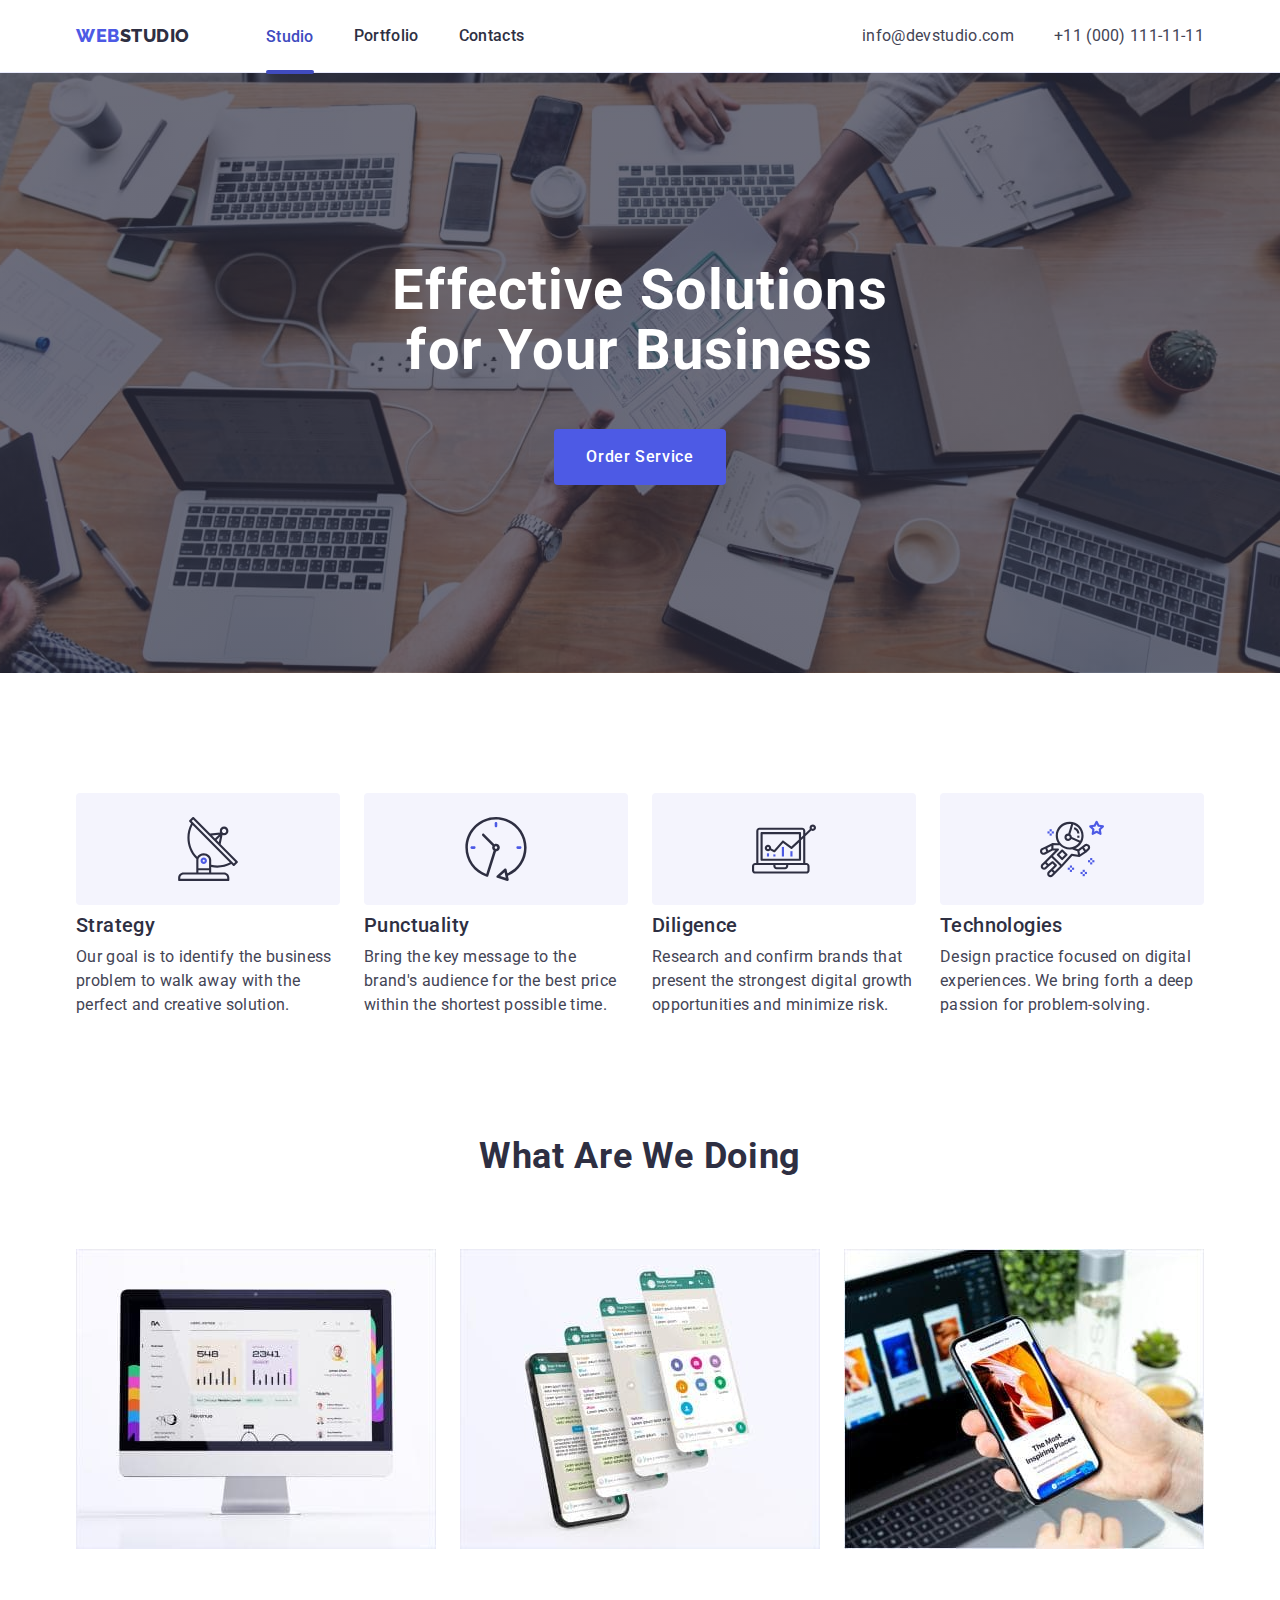
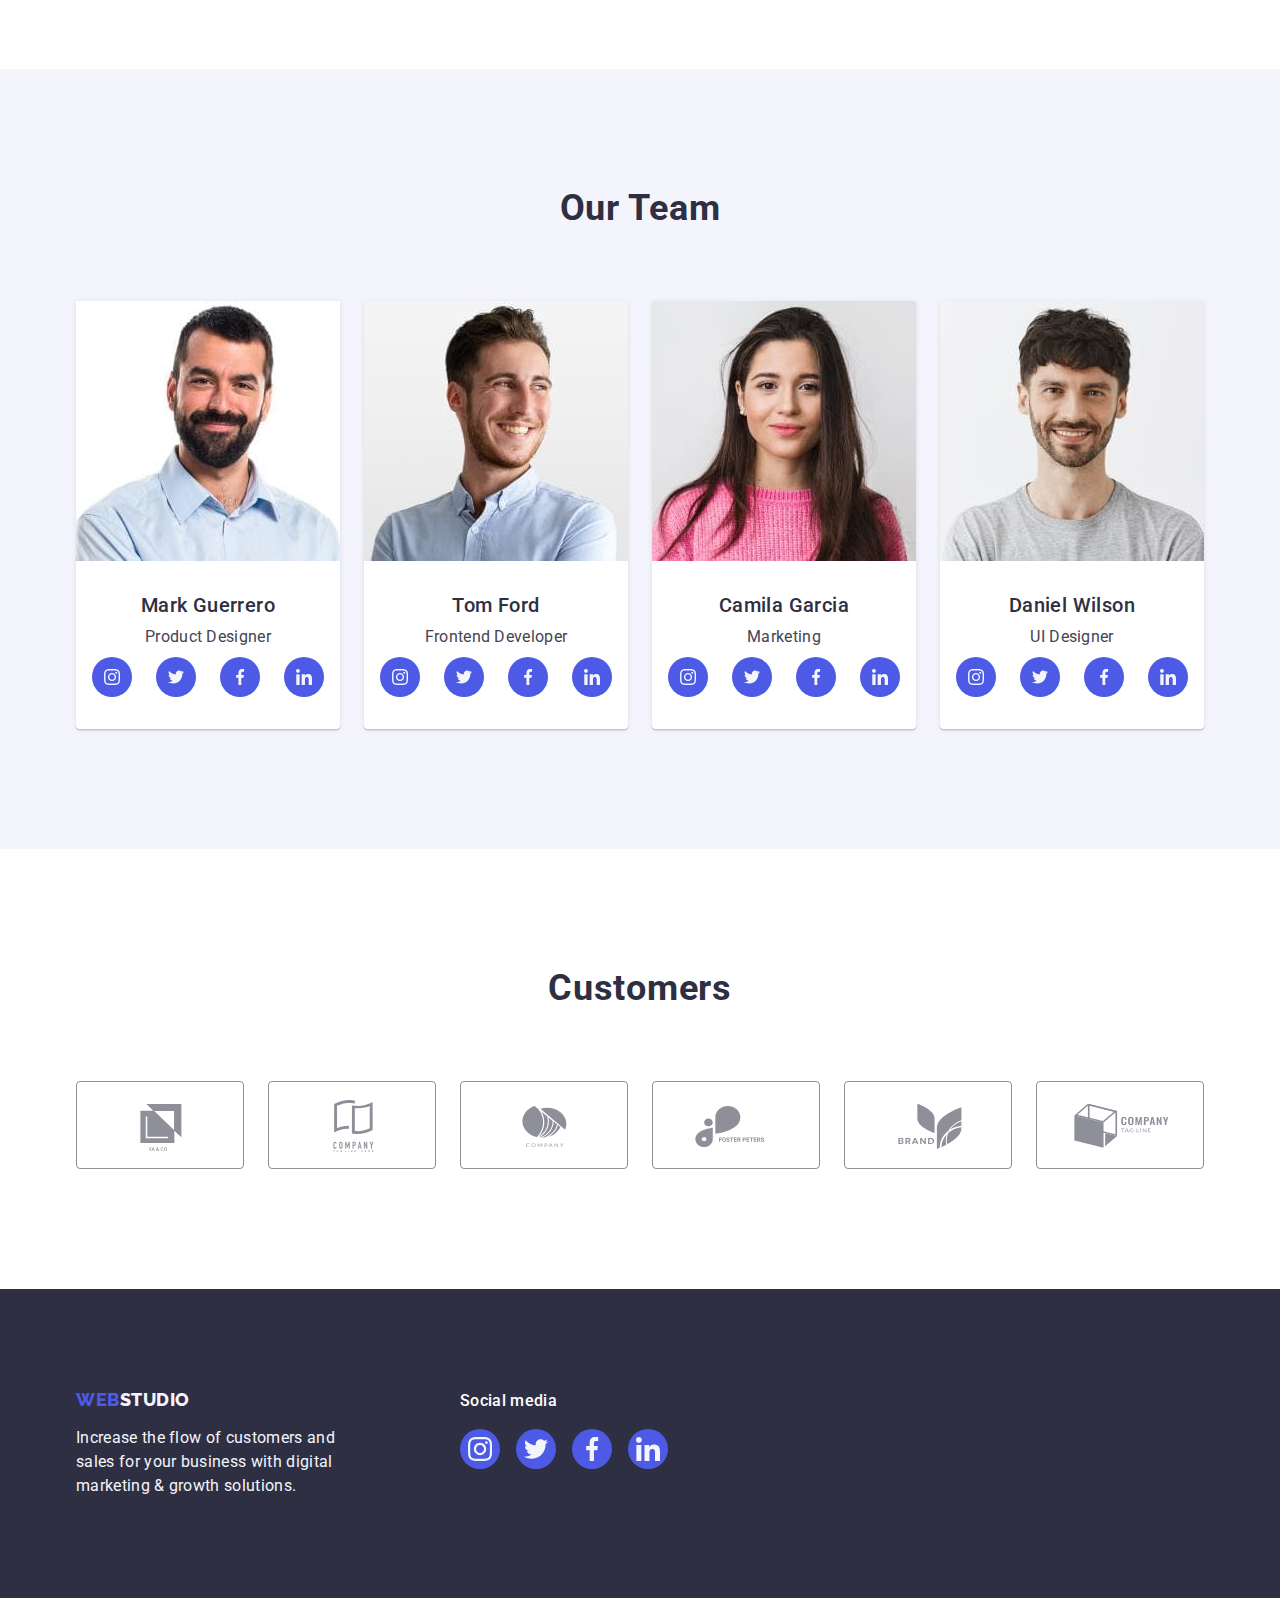
<file: index.html>
<!DOCTYPE html>
<html lang="en">
    <head>
        <link rel="stylesheet" href="./css/modern-normalize.min.css" />
        <link rel="preconnect" href="https://fonts.googleapis.com">
        <link rel="preconnect" href="https://fonts.gstatic.com" crossorigin>
        <link
            href="https://fonts.googleapis.com/css2?family=Raleway:wght@800&family=Roboto:wght@400;500;700&display=swap"
            rel="stylesheet">
        <meta charset="utf-8" />
        <meta name="description" content="Web studio services" />
        <title>Web Studio</title>
        <link href="./css/styles.css" rel="stylesheet"/>
    </head>

    <body>
        <header class="header">
            <div class="container header-div">
            <nav class="nav">
                <a class="logo link" href="./index.html">Web<span class="span">Studio</span></a>
                <ul class="list header-ul-l">
                    <li><a class="list-menu-header link current" href="./index.html">Studio</a></li>
                    <li><a class="list-menu-header link" href="./portfolio.html">Portfolio</a></li>
                    <li><a class="list-menu-header link" href="">Contacts</a></li>
                </ul>
            </nav>
            <address class="address">
                <ul class="list header-ul-ll">
                    <li><a class="list-contacts-header link" href="mailto:info@devstudio.com">info@devstudio.com</a></li>
                    <li><a class="list-contacts-header link" href="tel:+110001111111">+11 (000) 111-11-11</a></li>
                </ul>
            </address>
            </div>
        </header>

        <main>
            <section class="first-section container">
                <div class="container">
            <h1 class="title-first-section">Effective Solutions for Your Business</h1>
            <button data-modal-open class="first-section-button" type="button">Order Service</button>
            </div>
            </section>

            <section class="second-section">
                <div class="container">
            <h2 class="visually-hidden">List of features</h2>
            <ul class="l-list-ll-section list">
                <li class="item-l-list-ll-section">
                    <div class="background-icons-ll-section">
                    <svg width="64" height="64">
                        <use href="./images/icons.svg#icon-antenna-1"></use>
                    </svg>
                    </div>
                    <h3 class="second-section-titles">Strategy</h3>
                    <p class="second-section-text">
                        Our goal is to identify the business
                        problem to walk away with the perfect and creative solution.
                    </p>
                </li>
                <li class="item-l-list-ll-section">
                    <div class="background-icons-ll-section">
                    <svg width="64" height="64">
                        <use href="./images/icons.svg#icon-clock-1"></use>
                    </svg>
                    </div>
                    <h3 class="second-section-titles">Punctuality</h3>
                    <p class="second-section-text">
                        Bring the key message to the brand's audience for the best price within the shortest possible time.
                    </p>
                </li>
                <li class="item-l-list-ll-section">
                    <div class="background-icons-ll-section">
                    <svg width="64" height="64">
                        <use href="./images/icons.svg#icon-diagram-1"></use>
                    </svg>
                    </div>
                    <h3 class="second-section-titles">Diligence</h3>
                    <p class="second-section-text">
                        Research and confirm brands that present the strongest digital growth opportunities and minimize risk.
                    </p>
                </li>
                <li class="item-l-list-ll-section">
                    <div class="background-icons-ll-section">
                    <svg width="64" height="64">
                        <use href="./images/icons.svg#icon-astronaut-1"></use>
                    </svg>
                    </div>
                    <h3 class="second-section-titles">Technologies</h3>
                    <p class="second-section-text">
                        Design practice focused on digital experiences. We bring forth a deep passion for problem-solving.
                    </p>
                </li>
            </ul>
            </div>
            </section>

            <section class="third-section">
                <div class="container">
            <h2 class="tytles-h-ll">What are we doing</h2>
            <ul class="l-list-lll-section list">
                <li class="list-l-list-lll-section"><img src="./images/Rectangle_71.jpg" alt="Computer" width="360" height="300" /></li>
                <li class="list-l-list-lll-section"><img src="./images/Rectangle_72.jpg" alt="Displays" width="360" height="300" /></li>
                <li class="list-l-list-lll-section"><img src="./images/Rectangle_73.jpg" alt="Smartphone" width="360" height="300" /></li>
            </ul>
            </div>
            </section>

            <section class="fourth-section">
                <div class="container">
            <h2 class="tytles-h-ll">Our Team</h2>
            <ul class="l-list-llll-section list">
                <li class="list-fourth-section">
                    <img class="img-fourth-section" src="./images/img_1.jpg" alt="Mark"/>
                    <div class="employee-data">
                    <h3 class="fourth-section-h-lll">Mark Guerrero</h3>
                    <p class="fourth-section-p">Product Designer</p>
                    <ul class="list-icons-llll-section list">
                        <li class="background-icons-llll-section">
                            <a class="link-social-llll-section link" href="">
                            <svg class="icons-llll-section" width="16" height="16">
                                <use href="./images/icons.svg#icon-instagram-2"></use>
                            </svg>
                            </a>
                        </li>
                        <li class="background-icons-llll-section">
                            <a class="link-social-llll-section link" href="">
                            <svg class="icons-llll-section" width="16" height="16">
                                <use href="./images/icons.svg#icon-twitter-1"></use>
                            </svg>
                            </a>
                        </li>
                        <li class="background-icons-llll-section">
                            <a class="link-social-llll-section link" href="">
                            <svg class="icons-llll-section" width="16" height="16">
                                <use href="./images/icons.svg#icon-facebook-1"></use>
                            </svg>
                            </a>
                        </li>
                        <li class="background-icons-llll-section">
                            <a class="link-social-llll-section link" href="">
                            <svg class="icons-llll-section" width="16" height="16">
                                <use href="./images/icons.svg#icon-linkedin-1"></use>
                            </svg>
                            </a>
                        </li>
                    </ul>
                    </div>
                </li>
                <li class="list-fourth-section">
                    <img class="img-fourth-section" src="./images/img_2.jpg" alt="Tom"/> 
                    <div class="employee-data">
                    <h3 class="fourth-section-h-lll">Tom Ford</h3>
                    <p class="fourth-section-p">Frontend Developer</p>
                    <ul class="list-icons-llll-section list">
                        <li class="background-icons-llll-section">
                            <a class="link-social-llll-section link" href="">
                                <svg class="icons-llll-section" width="16" height="16">
                                    <use href="./images/icons.svg#icon-instagram-2"></use>
                                </svg>
                            </a>
                        </li>
                        <li class="background-icons-llll-section">
                            <a class="link-social-llll-section link" href="">
                                <svg class="icons-llll-section" width="16" height="16">
                                    <use href="./images/icons.svg#icon-twitter-1"></use>
                                </svg>
                            </a>
                        </li>
                        <li class="background-icons-llll-section">
                            <a class="link-social-llll-section link" href="">
                                <svg class="icons-llll-section" width="16" height="16">
                                    <use href="./images/icons.svg#icon-facebook-1"></use>
                                </svg>
                            </a>
                        </li>
                        <li class="background-icons-llll-section">
                            <a class="link-social-llll-section link" href="">
                                <svg class="icons-llll-section" width="16" height="16">
                                    <use href="./images/icons.svg#icon-linkedin-1"></use>
                                </svg>
                            </a>
                        </li>
                    </ul>
                    </div>
                </li>
                <li class="list-fourth-section">
                    <img class="img-fourth-section" src="./images/img_3.jpg" alt="Camila"/>
                    <div class="employee-data">
                    <h3 class="fourth-section-h-lll">Camila Garcia</h3>
                    <p class="fourth-section-p">Marketing</p>
                    <ul class="list-icons-llll-section list">
                        <li class="background-icons-llll-section">
                            <a class="link-social-llll-section link" href="">
                                <svg class="icons-llll-section" width="16" height="16">
                                    <use href="./images/icons.svg#icon-instagram-2"></use>
                                </svg>
                            </a>
                        </li>
                        <li class="background-icons-llll-section">
                            <a class="link-social-llll-section link" href="">
                                <svg class="icons-llll-section" width="16" height="16">
                                    <use href="./images/icons.svg#icon-twitter-1"></use>
                                </svg>
                            </a>
                        </li>
                        <li class="background-icons-llll-section">
                            <a class="link-social-llll-section link" href="">
                                <svg class="icons-llll-section" width="16" height="16">
                                    <use href="./images/icons.svg#icon-facebook-1"></use>
                                </svg>
                            </a>
                        </li>
                        <li class="background-icons-llll-section">
                            <a class="link-social-llll-section link" href="">
                                <svg class="icons-llll-section" width="16" height="16">
                                    <use href="./images/icons.svg#icon-linkedin-1"></use>
                                </svg>
                            </a>
                        </li>
                    </ul>
                    </div>
                </li>
                <li class="list-fourth-section">
                    <img class="img-fourth-section" src="./images/img_4.jpg" alt="Daniel"/>
                    <div class="employee-data">
                    <h3 class="fourth-section-h-lll">Daniel Wilson</h3>
                    <p class="fourth-section-p">UI Designer</p>
                    <ul class="list-icons-llll-section list">
                        <li class="background-icons-llll-section">
                            <a class="link-social-llll-section link" href="">
                                <svg class="icons-llll-section" width="16" height="16">
                                    <use href="./images/icons.svg#icon-instagram-2"></use>
                                </svg>
                            </a>
                        </li>
                        <li class="background-icons-llll-section">
                            <a class="link-social-llll-section link" href="">
                                <svg class="icons-llll-section" width="16" height="16">
                                    <use href="./images/icons.svg#icon-twitter-1"></use>
                                </svg>
                            </a>
                        </li>
                        <li class="background-icons-llll-section">
                            <a class="link-social-llll-section link" href="">
                                <svg class="icons-llll-section" width="16" height="16">
                                    <use href="./images/icons.svg#icon-facebook-1"></use>
                                </svg>
                            </a>
                        </li>
                        <li class="background-icons-llll-section">
                            <a class="link-social-llll-section link" href="">
                                <svg class="icons-llll-section" width="16" height="16">
                                    <use href="./images/icons.svg#icon-linkedin-1"></use>
                                </svg>
                            </a>
                        </li>
                    </ul>
                    </div>
                </li>
            </ul>
            </div>
            </section>

            <section class="fifth-section">
                <div class="container">
                    <h2 class="tytles-h-ll">Customers</h2>
                    <ul class="list-icons-fifth-section list">
                        <li class="background-icons-fifth-section">
                            <a class="link-icons-fifth-section link" href="">
                            <svg class="svg-fifth-section" width="104" height="56">
                                <use href="./images/icons.svg#icon-Logo"></use>
                            </svg>
                            </a>
                        </li>
                        <li class="background-icons-fifth-section">
                            <a class="link-icons-fifth-section link" href="">
                                <svg class="svg-fifth-section" width="104" height="56">
                                <use href="./images/icons.svg#icon-Logo-1"></use>
                            </svg>
                            </a>
                        </li>
                        <li class="background-icons-fifth-section">
                            <a class="link-icons-fifth-section link" href="">
                                <svg class="svg-fifth-section" width="104" height="56">
                                <use href="./images/icons.svg#icon-Logo-2"></use>
                            </svg>
                            </a>
                        </li>
                        <li class="background-icons-fifth-section">
                            <a class="link-icons-fifth-section link" href="">
                                <svg class="svg-fifth-section" width="104" height="56">
                                <use href="./images/icons.svg#icon-logo_4"></use>
                            </svg>
                            </a>
                        </li>
                        <li class="background-icons-fifth-section">
                            <a class="link-icons-fifth-section link" href="">
                                <svg class="svg-fifth-section" width="104" height="56">
                                <use href="./images/icons.svg#icon-Logo-3"></use>
                            </svg>
                            </a>
                        </li>
                        <li class="background-icons-fifth-section">
                            <a class="link-icons-fifth-section link" href="">
                                <svg class="svg-fifth-section" width="104" height="56">
                                <use href="./images/icons.svg#icon-Logo-4"></use>
                            </svg>
                            </a>
                        </li>
                    </ul>
                </div>
            </section>
        </main>

        <footer class="footer">
            <div class="container all-footer">
                <div class="logo-p-footer">
            <a class="logo-footer link" href="./index.html">Web<span class="second-span">Studio</span></a>
            <p class="footer-p">Increase the flow of customers and sales for your business with digital marketing & growth solutions.</p>
            </div>
            <div class="second-section-footer">
            <p class="p-ll-footer">Social media</p>
            <ul class="list-icons-footer-section list">
                <li class="background-icons-footer-section">
                    <a href="" class="link-social-footer-section link">
                    <svg class="icons-footer-section" width="24" height="24">
                        <use href="./images/icons.svg#icon-instagram-2"></use>
                    </svg>
                    </a>
                </li>
                <li class="background-icons-footer-section">
                    <a href="" class="link-social-footer-section link">
                        <svg class="icons-footer-section" width="24" height="24">
                        <use href="./images/icons.svg#icon-twitter-1"></use>
                    </svg>
                    </a>
                </li>
                <li class="background-icons-footer-section">
                    <a href="" class="link-social-footer-section link">
                        <svg class="icons-footer-section" width="24" height="24">
                        <use href="./images/icons.svg#icon-facebook-1"></use>
                    </svg>
                    </a>
                </li>
                <li class="background-icons-footer-section">
                    <a href="" class="link-social-footer-section link">
                        <svg class="icons-footer-section" width="24" height="24">
                        <use href="./images/icons.svg#icon-linkedin-1"></use>
                    </svg>
                    </a>
                </li>
            </ul>
            </div>
            </div>
        </footer>

        <div data-modal class="backdrop is-hidden">
            <div class="modal-window">
                <button type="button" data-modal-close class="modal-close">
                    <svg class="close" width="8" height="8">
                        <use href="./images/icons.svg#icon-close-black-18dp-2-1"></use>
                    </svg>
                </button>
            </div>
        </div>
        <script src="./js/modal.js"></script>
    </body>
</html>
</file>
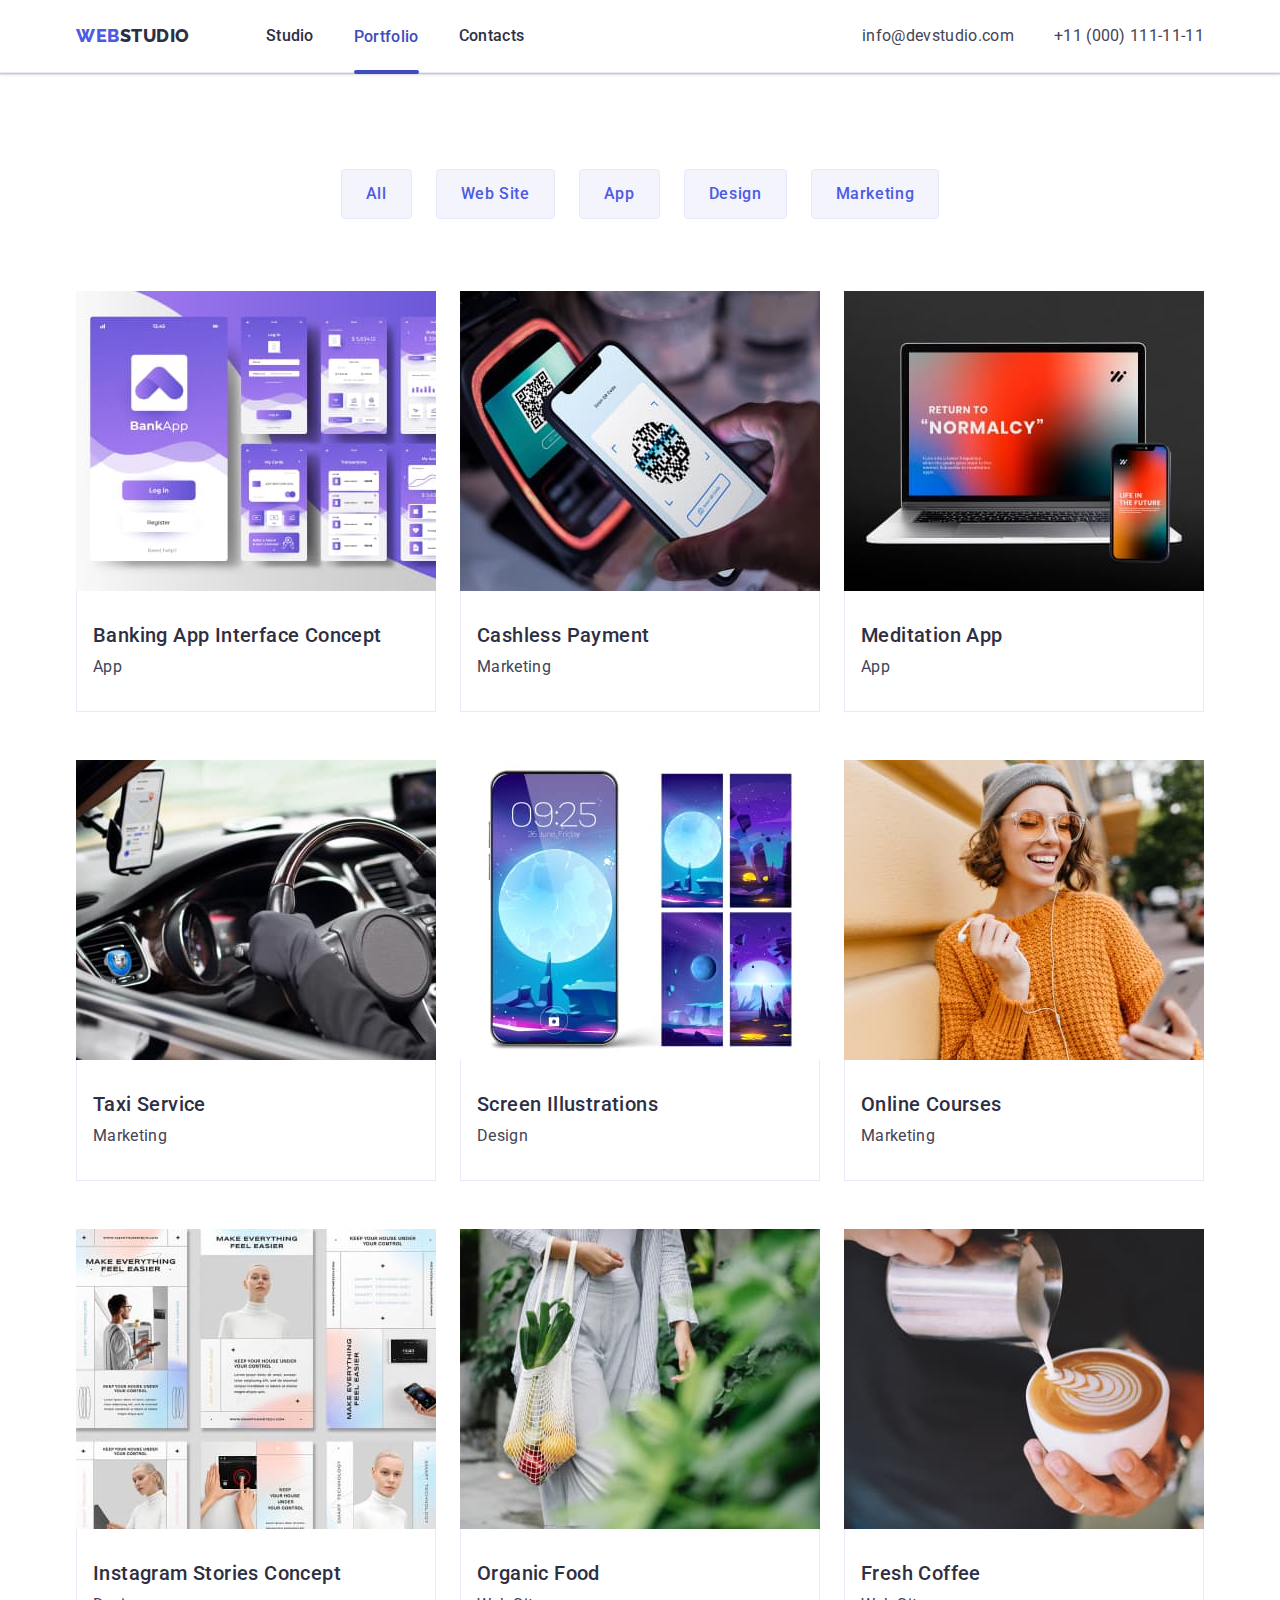
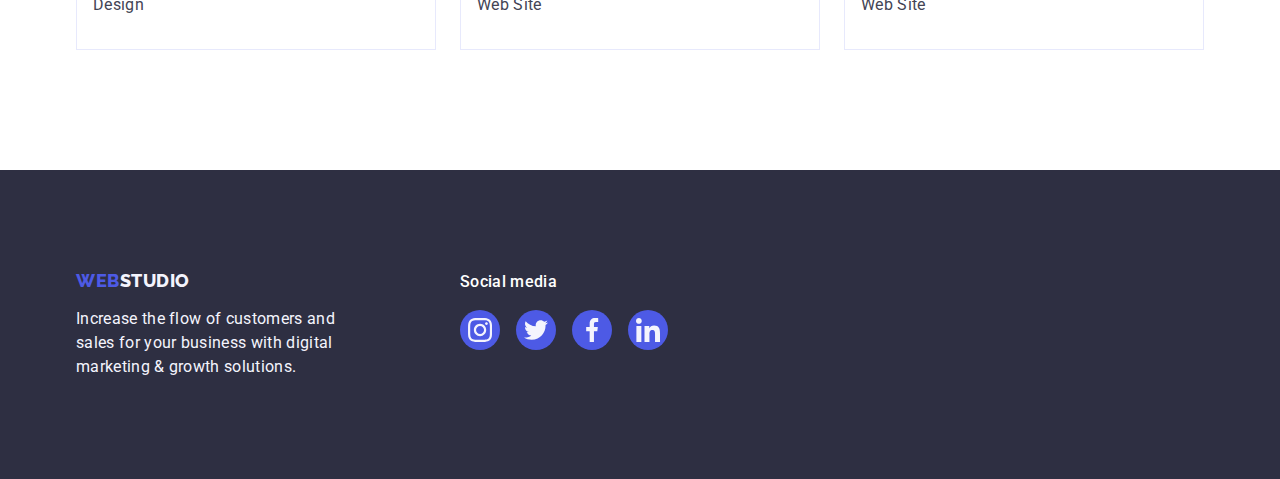
<file: portfolio.html>
<!DOCTYPE html>
<html lang="en">

<head>
    <link rel="stylesheet" href="./css/modern-normalize.min.css" />
    <link rel="preconnect" href="https://fonts.googleapis.com">
    <link rel="preconnect" href="https://fonts.gstatic.com" crossorigin>
    <link href="https://fonts.googleapis.com/css2?family=Raleway:wght@800&family=Roboto:wght@400;500;700&display=swap"
        rel="stylesheet">
    <meta charset="utf-8" />
    <meta name="description" content="Web studio services" />
    <title>Web Studio</title>
    <link href="./css/styles.css" rel="stylesheet" />
</head>

<body>
    <header class="header">
        <div class="container header-div">
            <nav class="nav">
                <a class="logo link" href="./index.html">Web<span class="span">Studio</span></a>
                <ul class="list header-ul-l">
                    <li><a class="list-menu-header link" href="./index.html">Studio</a></li>
                    <li><a class="list-menu-header link current" href="./portfolio.html">Portfolio</a></li>
                    <li><a class="list-menu-header link" href="">Contacts</a></li>
                </ul>
            </nav>
            <address class="address">
                <ul class="list header-ul-ll">
                    <li><a class="list-contacts-header link" href="mailto:info@devstudio.com">info@devstudio.com</a></li>
                    <li><a class="list-contacts-header link" href="tel:+110001111111">+11 (000) 111-11-11</a></li>
                </ul>
            </address>
        </div>
    </header>

    <main>
        <section class="first-section-portfolio">
            <div class="container">
            <h1 class="visually-hidden">Portfolio</h1>
        <ul class="list portfolio-l-list">
            <li><button class="first-button" type="button">All</button></li>
            <li><button class="first-button" type="button">Web Site</button></li>
            <li><button class="first-button" type="button">App</button></li>
            <li><button class="first-button" type="button">Design</button></li>
            <li><button class="first-button" type="button">Marketing</button></li>
        </ul>

        <ul class="list portfolio-ll-list">
            <li class="item-portfolio-ll-list">
                <a class="link-portfolio-ll-list link" href="#">
                    <div class="img-overlay-portfolio">
                    <img src="./images/img_21.jpg" alt="BankApp" width="360" height="300"/>
                    <p class="overlay-portfolio">14 Stylish and User-Friendly App Design Concepts · Task Manager App · Calorie Tracker App · Exotic Fruit Ecommerce App ·
                    Cloud Storage App</p>
                    </div>
                    <div class="application-data">
                    <h2 class="title-text-cards-portfolio">Banking App Interface Concept</h2>
                    <p class="text-cards-portfolio">App</p>
                </div></a></li>
            <li class="item-portfolio-ll-list">
                <a class="link-portfolio-ll-list link" href="#">
                    <div class="img-overlay-portfolio">
                    <img src="./images/img_22.jpg" alt="QR-code scanner" width="360" height="300"/>
                    <p class="overlay-portfolio">14 Stylish and User-Friendly App Design Concepts · Task Manager App · Calorie Tracker App · Exotic Fruit Ecommerce App ·
                    Cloud Storage App</p>
                    </div>
                    <div class="application-data">
                    <h2 class="title-text-cards-portfolio">Cashless Payment</h2>
                    <p class="text-cards-portfolio">Marketing</p>
                </div></a></li>
            <li class="item-portfolio-ll-list">
                <a class="link-portfolio-ll-list link" href="#">
                    <div class="img-overlay-portfolio">
                    <img src="./images/img_23.jpg" alt="Notebooke" width="360" height="300"/>
                    <p class="overlay-portfolio">14 Stylish and User-Friendly App Design Concepts · Task Manager App · Calorie Tracker App · Exotic Fruit Ecommerce App ·
                    Cloud Storage App</p>
                    </div>
                    <div class="application-data">
                    <h2 class="title-text-cards-portfolio">Meditation App</h2>
                    <p class="text-cards-portfolio">App</p>
                </div></a></li>
            <li class="item-portfolio-ll-list">
                <a class="link-portfolio-ll-list link" href="#">
                    <div class="img-overlay-portfolio">
                    <img src="./images/img_24.jpg" alt="Car" width="360" height="300"/>
                    <p class="overlay-portfolio">14 Stylish and User-Friendly App Design Concepts · Task Manager App · Calorie Tracker App · Exotic Fruit Ecommerce App ·
                    Cloud Storage App</p>
                    </div>
                    <div class="application-data">
                    <h2 class="title-text-cards-portfolio">Taxi Service</h2>
                    <p class="text-cards-portfolio">Marketing</p>
                </div></a></li>
            <li class="item-portfolio-ll-list">
                <a class="link-portfolio-ll-list link" href="#">
                    <div class="img-overlay-portfolio">
                    <img src="./images/img_25.jpg" alt="Smartphone" width="360" height="300"/>
                    <p class="overlay-portfolio">14 Stylish and User-Friendly App Design Concepts · Task Manager App · Calorie Tracker App · Exotic Fruit Ecommerce App ·
                    Cloud Storage App</p>
                    </div>
                    <div class="application-data">
                    <h2 class="title-text-cards-portfolio">Screen Illustrations</h2>
                    <p class="text-cards-portfolio">Design</p>
                </div></a></li>
            <li class="item-portfolio-ll-list">
                <a class="link-portfolio-ll-list link" href="#">
                    <div class="img-overlay-portfolio">
                    <img src="./images/img_26.jpg" alt="Girl" width="360" height="300"/>
                    <p class="overlay-portfolio">14 Stylish and User-Friendly App Design Concepts · Task Manager App · Calorie Tracker App · Exotic Fruit Ecommerce App ·
                    Cloud Storage App</p>
                    </div>
                    <div class="application-data">
                    <h2 class="title-text-cards-portfolio">Online Courses</h2>
                    <p class="text-cards-portfolio">Marketing</p>
                </div></a></li>
            <li class="item-portfolio-ll-list">
                <a class="link-portfolio-ll-list link" href="#">
                    <div class="img-overlay-portfolio">
                    <img src="./images/img_27.jpg" alt="Pictures" width="360" height="300"/>
                    <p class="overlay-portfolio">14 Stylish and User-Friendly App Design Concepts · Task Manager App · Calorie Tracker App · Exotic Fruit Ecommerce App ·
                    Cloud Storage App</p>
                    </div>
                    <div class="application-data">
                    <h2 class="title-text-cards-portfolio">Instagram Stories Concept</h2>
                    <p class="text-cards-portfolio">Design</p>
                </div></a></li>
            <li class="item-portfolio-ll-list">
                <a class="link-portfolio-ll-list link" href="#">
                    <div class="img-overlay-portfolio">
                    <img src="./images/img_28.jpg" alt="Food" width="360" height="300"/>
                    <p class="overlay-portfolio">14 Stylish and User-Friendly App Design Concepts · Task Manager App · Calorie Tracker App · Exotic Fruit Ecommerce App ·
                    Cloud Storage App</p>
                    </div>
                    <div class="application-data">
                    <h2 class="title-text-cards-portfolio">Organic Food</h2>
                    <p class="text-cards-portfolio">Web Site</p>
                </div></a></li>
            <li class="item-portfolio-ll-list">
                <a class="link-portfolio-ll-list link" href="#">
                    <div class="img-overlay-portfolio">
                    <img src="./images/img_29.jpg" alt="Coffee" width="360" height="300"/>
                    <p class="overlay-portfolio">14 Stylish and User-Friendly App Design Concepts · Task Manager App · Calorie Tracker App · Exotic Fruit Ecommerce App ·
                    Cloud Storage App</p>
                    </div>
                    <div class="application-data">
                    <h2 class="title-text-cards-portfolio">Fresh Coffee</h2>
                    <p class="text-cards-portfolio">Web Site</p>
                </div></a></li>
        </ul>
        </div>
        </section>
    </main>

    <footer class="footer">
        <div class="container all-footer">
            <div class="logo-p-footer">
                <a class="logo-footer link" href="./index.html">Web<span class="second-span">Studio</span></a>
                <p class="footer-p">Increase the flow of customers and sales for your business with digital marketing &
                    growth solutions.</p>
            </div>
            <div class="second-section-footer">
                <p class="p-ll-footer">Social media</p>
                <ul class="list-icons-footer-section list">
                    <li class="background-icons-footer-section">
                        <a href="" class="link-social-footer-section link">
                            <svg class="icons-footer-section" width="24" height="24">
                                <use href="./images/icons.svg#icon-instagram-2"></use>
                            </svg>
                        </a>
                    </li>
                    <li class="background-icons-footer-section">
                        <a href="" class="link-social-footer-section link">
                            <svg class="icons-footer-section" width="24" height="24">
                                <use href="./images/icons.svg#icon-twitter-1"></use>
                            </svg>
                        </a>
                    </li>
                    <li class="background-icons-footer-section">
                        <a href="" class="link-social-footer-section link">
                            <svg class="icons-footer-section" width="24" height="24">
                                <use href="./images/icons.svg#icon-facebook-1"></use>
                            </svg>
                        </a>
                    </li>
                    <li class="background-icons-footer-section">
                        <a href="" class="link-social-footer-section link">
                            <svg class="icons-footer-section" width="24" height="24">
                                <use href="./images/icons.svg#icon-linkedin-1"></use>
                            </svg>
                        </a>
                    </li>
                </ul>
            </div>
        </div>
    </footer>
</body>
    
</html>
</file>
<file: css/styles.css>
:root{
    --all-background: #FFFFFF;
    --text-color: #2E2F42;
    --logo-first: #4d5ae5;
    --logo-second: #2e2f42;
    --text-header-normal: #2e2f42;
    --text-header-contacts-normal: #434455;
    --text-header-hover: #404BBF;
    --title-background: #2E2F42;
    --title-button-normal: #4D5AE5;
    --title-button-hover: #404BBF;
    --title-text: #FFFFFF;
    --main-background-first: #F4F4FD;
    --text-dark-background: #f4f4fd;
    --first-button-portfolio-normal: #F4F4FD;
    --first-button-portfolio-hover: #404BBF;
    --text-first-button-portfolio: #4d5ae5;
    --text-first-portfolio-hover: #FFFFFF;
    --positions-team:#434455;
    --footer-text: #F4F4FD;
    --first-inscription-cards: #2E2F42;
    --second--inscription-cards: #434455;
    --second-section-text: #434455;
    --second-section-titles: #2e2f42;
    --fourth-section-titles: #2e2f42;
    --tytles-h-ll: #2e2f42;
}

*{
    box-sizing: border-box;
}

body{
    font-family: "Roboto", sans-serif;
    color: #434455;
    background-color: var(--all-background);
}

h1, h2, h3, h4, h5, h6, p{
    margin-top: 0;
    margin-bottom: 0;
} 

ul{
    margin-top: 0;
    margin-bottom: 0;
    padding-left: 0;
}

img{
    display: block;
}

.link{
    text-decoration: none;
}

button{
    cursor: pointer;
}

.container {
    width: 100%;
    max-width: 1158px;
    margin: 0 auto;
    padding-left: 15px;
    padding-right: 15px;
}

.header{
    border-bottom: 1px solid #E7E9FC;
    box-shadow: 0px 2px 1px rgba(46, 47, 66, 0.08),
    0px 1px 1px rgba(46, 47, 66, 0.16),
    0px 1px 6px rgba(46, 47, 66, 0.08);
}

.header-div{
    display: flex;
}

.nav{
    display: flex;
    align-items: center;
}

.header-ul-l{
    display: flex;
}

.header-ul-ll {
    display: flex;
    align-items: center;
}

header .list{
    gap: 40px;
}

.logo{
    color: var(--logo-first);
    text-decoration: none;
    font-family: "Raleway", sans-serif;
    font-size: 18px;
    font-weight: 800;
    text-transform: uppercase;
    line-height: 1.17;
    letter-spacing: 0.03em;
    margin-right: 76px;
}

.span{
    color: var(--logo-second);
}

.portfolio-span {
    color: var(--logo-second);
}

.list{
    list-style: none;
}

.list-menu-header{
    color: var(--text-header-normal);
    font-size: 16px;
    font-weight: 500;
    line-height: 1.5;
    letter-spacing: 0.02em;
    padding: 24px 0;
    display: block;
    transition-property: color;
    transition-duration: 250ms;
    transition-timing-function: cubic-bezier(0.4, 0, 0.2, 1);
}

.list-menu-header:hover,
.list-menu-header:focus{
    color: var(--text-header-hover);
}

.list-menu-header:hover,
.list-menu-header:focus {
    color: var(--text-header-hover);
}

.current{
    position: relative;
    color: #404BBF;
    bottom: -1px;
}

.current::after{
    content: "";
    position: absolute;
    width: 100%;
    height: 4px;
    border-radius: 2px;
    background:#404BBF;
    bottom: 0px;
    left: 0;
    bottom: -1px;
}

.list-menu-header:hover,
.list-menu-header:focus {
    color: var(--text-header-hover);
}

.list{
    list-style: none;
}

.address{
    font-style: normal;
    margin-left: auto;
}

.list-contacts-header{
    color: var(--text-header-contacts-normal);
    font-size: 16px;
    line-height: 1.5;
    letter-spacing: 0.02em;
    padding: 24px 0;
    display: block;
    transition-property: color;
    transition-duration: 250ms;
    transition-timing-function: cubic-bezier(0.4, 0, 0.2, 1);
}

.list-contacts-header:hover,
.list-contacts-header:focus {
    color: var(--text-header-hover);
}

.list-contacts-header:hover,
.list-contacts-header:focus {
    color: var(--text-header-hover);
}

.first-section{
    background-color: var(--title-background);
    text-align: center;
    padding: 188px 0;
    background-image: linear-gradient(rgba(46, 47, 66, 0.7),
                rgba(46, 47, 66, 0.7)), url(../images/hero-bg.jpg);
    background-position: 50% 50%; 
    max-width: 1440px;
    width: 100%;
    background-repeat: no-repeat;
    background-size: cover;
}

.title-first-section{
    color: var(--title-text);
    font-size: 56px;
    font-weight: 700;
    line-height: 1.07;
    letter-spacing: 0.02em;
    width: 100%;
    max-width: 496px;
    margin-left: auto;
    margin-right: auto;
}

.first-section-button{
    background-color: var(--title-button-normal);
    color: var(--title-text);
    font-size: 16px;
    font-weight: 500;
    line-height: 1.5;
    letter-spacing: 0.04em;
    font-family: "Roboto", sans-serif;
    display: block;
    padding: 16px 32px;
    border-radius: 4px;
    min-width: 169px;
    height: 56px;
    border: none;
    cursor: pointer;
    margin-left: auto;
    margin-right: auto;
    margin-top: 48px;
    transition: background-color 250ms cubic-bezier(0.4, 0, 0.2, 1);
}

.first-section-button:hover,
.first-section-button:focus{
    background-color: var(--title-button-hover);
}

.second-section{
    padding: 120px 0;
}

.background-icons-ll-section{
    position: relative;
    width: 264px;
    height: 112px;
    border-radius: 4px;
    background-color:  #F4F4FD;
    margin-bottom: 8px;
    display: flex;
    align-items: center;
    justify-content: center;
}

.visually-hidden {
    position: absolute;
    width: 1px;
    height: 1px;
    margin: -1px;
    border: 0;
    padding: 0;
    white-space: nowrap;
    clip-path: inset(100%);
    clip: rect(0 0 0 0);
    overflow: hidden;
}

.l-list-ll-section{
    gap: 24px;
    display: flex;
}

.item-l-list-ll-section{
    width: calc((100% - 72px)/4);
}

.ll-list-ll-section>li{
    border: 1px solid #E7E9FC;
}

.second-section-titles{
    color: var(--second-section-titles);
    font-size: 20px;
    font-weight: 500;
    line-height: 1.2;
    letter-spacing: 0.02em;
    text-align: left;
    margin-bottom: 8px;
}

.second-section-text{
    font-size: 16px;
    line-height: 1.5;
    letter-spacing: 0.02em;
    text-align: left;
    color: var(--second-section-text);
}

.third-section{
    padding-bottom: 120px;
}

.tytles-h-ll{
    font-size: 36px;
    font-weight: 700;
    line-height: 1.11;
    letter-spacing: 0.02em;
    text-align: center;
    text-transform: capitalize;
    color: var(--tytles-h-ll);
    margin-bottom: 72px;
    margin-left: auto;
    margin-right: auto;
}

.l-list-lll-section {
    display: flex;
    gap: 24px;
    justify-content: center;
}

.list-l-list-lll-section{
    width: calc((100% - 48px)/3);
}

.fourth-section{
    background-color: var(--main-background-first);
    padding: 120px 0;
}

.l-list-llll-section{
    display: flex;
    gap: 24px;
    justify-content: center;
}

.img-fourth-section{
    max-width: 264px;
    width:100%;
}

.list-icons-llll-section{
    display: flex;
    gap: 24px;
    justify-content: center;
    margin-top: 8px;
}

.background-icons-llll-section{
    position: relative;
    width: 40px;
    height: 40px;
}

.link-social-llll-section {
    width: 100%;
    height: 100%;
    background-color: #4D5AE5;
    border-radius: 50%;
    display: flex;
    align-items: center;
    justify-content: center;
    transition-property: background-color;
    transition-duration: 250ms;
    transition-timing-function: cubic-bezier(0.4, 0, 0.2, 1);
}

.link-social-llll-section:hover,
.link-social-llll-section:focus {
    background-color: #404bbf;
}

.icons-llll-section{
    fill:#f4f4fd;
}

.list-fourth-section{
    background-color: #FFFFFF;
    border-radius: 0px 0px 4px 4px;
    box-shadow: 0px 2px 1px 0px rgba(46, 47, 66, 0.08), 0px 1px 1px 0px rgba(46, 47, 66, 0.16), 0px 1px 6px 0px rgba(46, 47, 66, 0.08);
    width: calc((100% - 72px)/4);
}

.employee-data{
    padding: 32px 0;
}

.fourth-section-h-lll{
    color: var(--fourth-section-titles);
    font-size: 20px;
    font-weight: 500;
    line-height: 1.2;
    letter-spacing: 0.02em;
    text-align: center;    
    margin-bottom: 8px;
}

.fourth-section-p {
    color: var(--positions-team);
    font-size: 16px;
    line-height: 1.5;
    letter-spacing: 0.02em;
    text-align: center;
}

.fifth-section{
    padding: 120px 0;
}

.list-icons-fifth-section{
    display: flex;
    gap: 24px;
}

.background-icons-fifth-section{
    width: calc((100% - 24px*5)/6);
    height: 88px;
}

.link-icons-fifth-section{
    width: 100%;
    height: 100%;
    border: 1px solid #8e8f99;
    border-radius: 4px;
    display: flex;
    align-items: center;
    justify-content: center;
    color: #8e8f99;
    transition: border-color 250ms cubic-bezier(0.4, 0, 0.2, 1),
        color 250ms cubic-bezier(0.4, 0, 0.2, 1);
}

.link-icons-fifth-section:hover,
.link-icons-fifth-section:focus{
    border-color: #404bbf;
    color: #404bbf;
}

.svg-fifth-section{
    fill: currentColor;
}

.footer{
    background-color: var(--title-background);
    padding: 100px 0;
}

.all-footer{
    display: flex;
    align-items: baseline;
}

.logo-p-footer{
    margin-right: 120px;
}

.logo-footer{
    color: var(--logo-first);
    text-decoration: none;
    font-family: "Raleway", sans-serif;
    font-size: 18px;
    font-weight: 800;
    text-transform: uppercase;
    line-height: 1.17;
    letter-spacing: 0.03em;
    display: inline-block;
    margin-bottom: 16px;
}

.second-span {
    color: var(--text-dark-background);
}

.footer-p{
    color: var(--footer-text);
    font-size: 16px;
    line-height: 1.5;
    letter-spacing: 0.02em;
    text-align: left;
    width: 100%;
    max-width: 264px;
}

.p-ll-footer{
    font-size: 16px;
    font-style: normal;
    font-weight: 500;
    line-height: 1.5;
    letter-spacing: 0.02em;
    color: #FFFFFF;
    margin-bottom: 16px;
}

.list-icons-footer-section{
    display: flex;
    gap: 16px;
}

.background-icons-footer-section{
    width: 40px;
    height: 40px;
}

.link-social-footer-section{
    width: 100%;
    height: 100%;
    background-color: #4d5ae5;
    border-radius: 50%;
    align-items: center;
    justify-content: center;
    display: flex;
    transition: background-color 250ms cubic-bezier(0.4, 0, 0.2, 1); 
}

.link-social-footer-section:hover,
.link-social-footer-section:focus{
    background-color: #31d0aa;
}

.icons-footer-section{
    fill: #f4f4fd;
}

.backdrop{
    background-color: rgba(46, 47, 66, 0.40);
    width: 100%;
    height: 100%;
    position: fixed;    
    top: 0;
    left: 0;
    transition: opacity 250ms cubic-bezier(0.4, 0, 0.2, 1), visibility 250ms cubic-bezier(0.4, 0, 0.2, 1);
}

.is-hidden{
    visibility: hidden;
    opacity: 0;
    pointer-events: none;
}

.modal-window{
    position: absolute;
    top: 50%;
    left: 50%;
    transform: translate(-50%, -50%) scale(1);
    background: #fcfcfc;
    width: 408px;
    min-height: 584px;
    border-radius: 4px;
    box-shadow: 0px 1px 1px rgba(0, 0, 0, 0.14),
        0px 1px 3px rgba(0, 0, 0, 0.12),
        0px 2px 1px rgba(0, 0, 0, 0.2);
    transition: transform 250ms cubic-bezier(0.4, 0, 0.2, 1);
}

.modal-close{
    position: absolute;
    background-color: #e7e9fc;
    width: 24px;
    height: 24px;
    top:24px;
    right: 24px;
    border: 1px solid rgba(0, 0, 0, 0.1);
    border-radius: 50%;
    display: flex;
    align-items: center;
    justify-content: center;
    padding: 0;
    transition: background-color 250ms cubic-bezier(0.4, 0, 0.2, 1), border 250ms cubic-bezier(0.4, 0, 0.2, 1);
}

.modal-close:hover,
.modal-close:focus{
    background-color: #404bbf;
    border: none;
    fill:#ffffff;
}

.close{
    transition: fill 250ms cubic-bezier(0.4, 0, 0.2, 1);
}



.first-section-portfolio{
    padding: 96px 0 120px 0;
}

.portfolio-l-list{
    display: flex;
    gap: 24px;
    justify-content: center;
    margin-bottom: 72px;
}

.first-button {
    background-color: var(--first-button-portfolio-normal);
    color: var(--text-first-button-portfolio);
    font-family: "Roboto", sans-serif;
    font-size: 16px;
    font-weight: 500;
    line-height: 1.5;
    letter-spacing: 0.04em;
    text-align: center;
    border-radius: 4px;
    border: 1px solid #E7E9FC;
    padding: 12px 24px;
    transition: color 250ms cubic-bezier(0.4, 0, 0.2, 1),
        background-color 250ms cubic-bezier(0.4, 0, 0.2, 1),
        border-color 250ms cubic-bezier(0.4, 0, 0.2, 1),
        box-shadow 250ms cubic-bezier(0.4, 0, 0.2, 1);
}

.first-button:hover,
.first-button:focus{
    background-color: var(--first-button-portfolio-hover);
    color: var(--text-first-portfolio-hover);
    border: 1px solid transparent;
    box-shadow: 0px 3px 1px rgba(0, 0, 0, 0.1),
        0px 2px 1px rgba(0, 0, 0, 0.08),
        0px 2px 2px rgba(0, 0, 0, 0.12);
}

.portfolio-ll-list{
    display: flex;
    flex-wrap: wrap;
    column-gap: 24px;
    row-gap: 48px;
}

.item-portfolio-ll-list{
    width: calc((100% - 48px) / 3);
}

.link-portfolio-ll-list{
    display: block;
    transition-property: box-shadow;
        transition-duration: 250ms;
        transition-timing-function: cubic-bezier(0.4, 0, 0.2, 1);
}

.link-portfolio-ll-list:hover,
.link-portfolio-ll-list:focus{
    box-shadow: 0px 1px 6px rgba(46, 47, 66, 0.08),
        0px 1px 1px rgba(46, 47, 66, 0.16),
        0px 2px 1px rgba(46, 47, 66, 0.08);
}

.img-overlay-portfolio{
    position: relative;
    overflow: hidden;
    width: 100%;
    height: 100%;
}

.overlay-portfolio{
    position: absolute;
    top: 0;
    left: 0;
    width: 100%;
    height: 100%;
    background-color: #4D5AE5;
    font-size: 16px;
    font-style: normal;
    font-weight: 400;
    line-height: 24px;
    letter-spacing: 0.32px;
    color: #F4F4FD;
    padding: 40px 32px;
    transform: translateY(100%);
    z-index: 3;
    transition-property: transform;
    transition-duration: 250ms;
    transition-timing-function: cubic-bezier(0.4, 0, 0.2, 1);
}

.link-portfolio-ll-list:hover .overlay-portfolio,
.link-portfolio-ll-list:focus .overlay-portfolio{
    transform: translateY(0);
}

.application-data{
    padding: 32px 16px;
    border: 1px solid #E7E9FC;
    border-top: none;
}

.title-text-cards-portfolio{
    color:var(--first-inscription-cards);
    font-size: 20px;
    font-weight: 500;
    line-height: 1.2;
    letter-spacing: 0.02em;
    text-align: left;
    margin-bottom: 8px;
}

.text-cards-portfolio{
    color: var(--second--inscription-cards);
    font-size: 16px;
    line-height: 1.5;
    letter-spacing: 0.02em;
}
</file>
